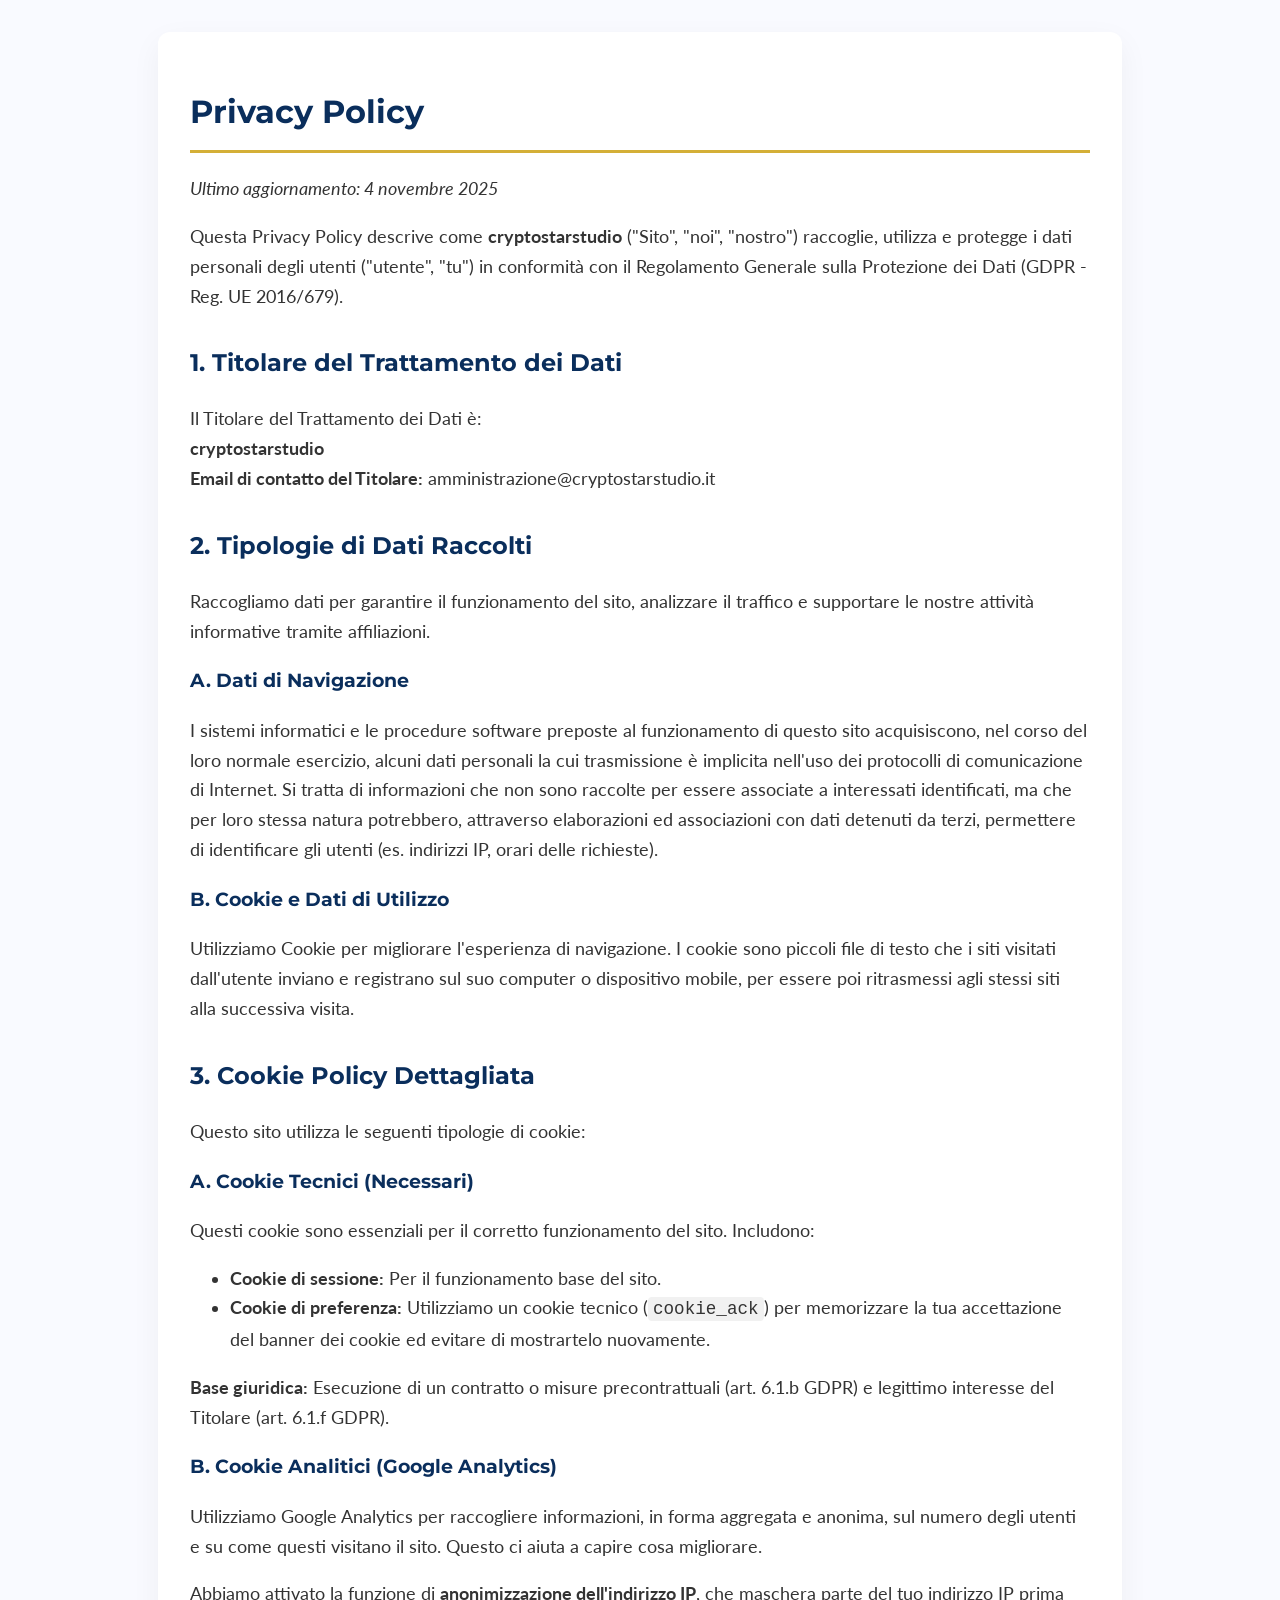
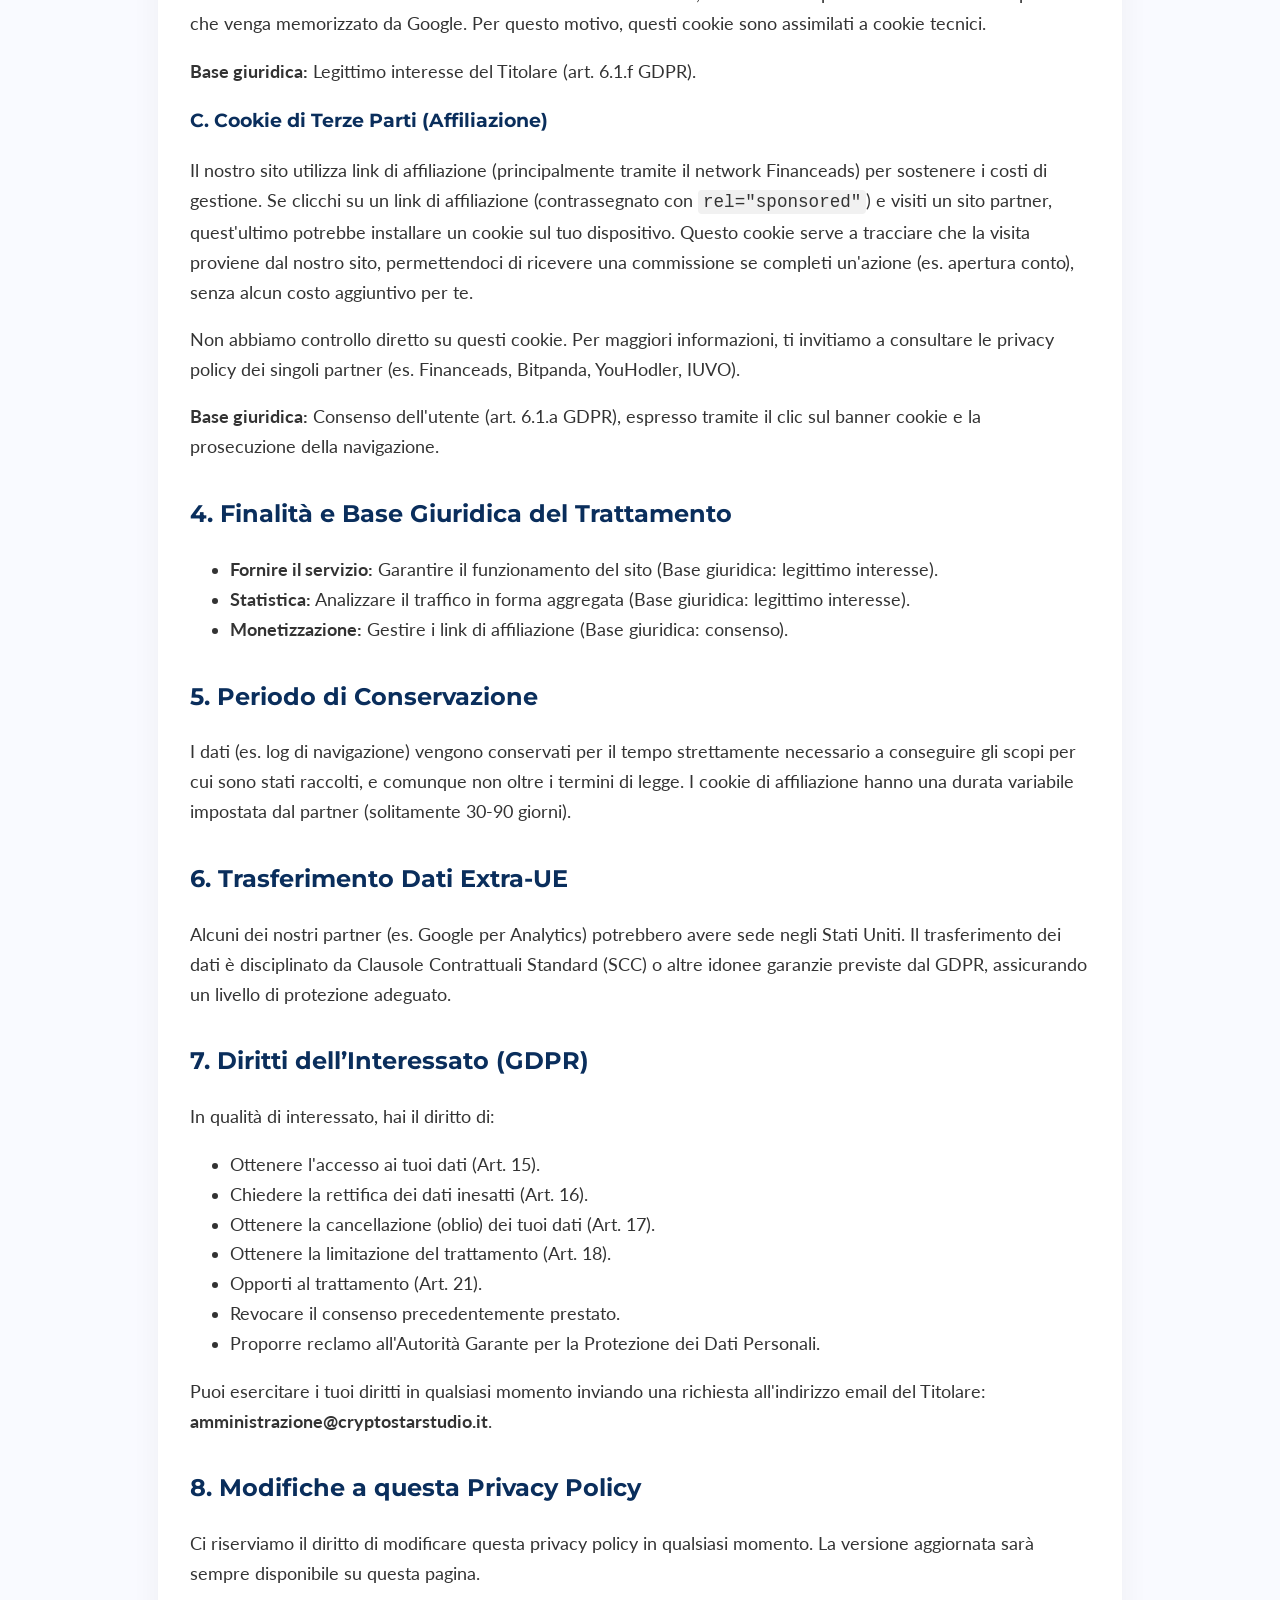
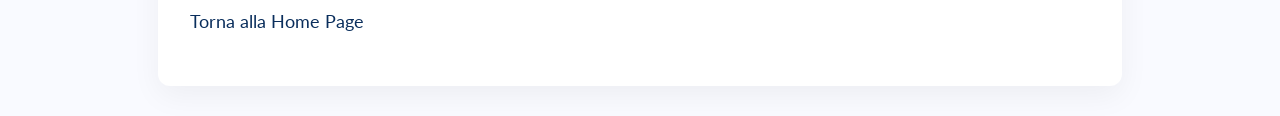
<file: privacy.html>
<!DOCTYPE html>
<html lang="it">
<head>
    <meta charset="UTF-8">
    <meta name="viewport" content="width=device-width, initial-scale=1.0">
    <title>Privacy Policy - cryptostarstudio</title>
    <link rel="preconnect" href="https://fonts.googleapis.com">
    <link rel="preconnect" href="https://fonts.gstatic.com" crossorigin>
    <link href="https://fonts.googleapis.com/css2?family=Montserrat:wght@700&family=Lato:wght@400;700&display=swap" rel="stylesheet">
    <style>
        body {
            font-family: 'Lato', sans-serif;
            margin: 0;
            padding: 0;
            background-color: #f9faff;
            color: #333;
            line-height: 1.7;
        }
        .container {
            max-width: 900px;
            margin: 2rem auto;
            padding: 2rem;
            background-color: #ffffff;
            border-radius: 12px;
            box-shadow: 0 10px 30px rgba(0,0,0,0.05);
        }
        h1, h2, h3 {
            font-family: 'Montserrat', sans-serif;
            color: #0a2e5c;
        }
        h1 {
            border-bottom: 3px solid #D4AF37;
            padding-bottom: 10px;
        }
        h2 { margin-top: 2rem; }
        p, li { font-size: 1.1rem; }
        a { color: #0a2e5c; text-decoration: none; }
        a:hover { text-decoration: underline; }
        code {
            background-color: #f1f1f1;
            padding: 2px 5px;
            border-radius: 4px;
        }
    </style>
</head>
<body>
    <div class="container">
        <h1>Privacy Policy</h1>

        <p><em>Ultimo aggiornamento: 4 novembre 2025</em></p>

        <p>Questa Privacy Policy descrive come <strong>cryptostarstudio</strong> ("Sito", "noi", "nostro") raccoglie, utilizza e protegge i dati personali degli utenti ("utente", "tu") in conformità con il Regolamento Generale sulla Protezione dei Dati (GDPR - Reg. UE 2016/679).</p>

        <h2>1. Titolare del Trattamento dei Dati</h2>
        <p>
            Il Titolare del Trattamento dei Dati è:
            <br>
            <strong>cryptostarstudio</strong>
            <br>
            <strong>Email di contatto del Titolare:</strong> amministrazione@cryptostarstudio.it
        </p>

        <h2>2. Tipologie di Dati Raccolti</h2>
        <p>Raccogliamo dati per garantire il funzionamento del sito, analizzare il traffico e supportare le nostre attività informative tramite affiliazioni.</p>
        
        <h3>A. Dati di Navigazione</h3>
        <p>I sistemi informatici e le procedure software preposte al funzionamento di questo sito acquisiscono, nel corso del loro normale esercizio, alcuni dati personali la cui trasmissione è implicita nell'uso dei protocolli di comunicazione di Internet. Si tratta di informazioni che non sono raccolte per essere associate a interessati identificati, ma che per loro stessa natura potrebbero, attraverso elaborazioni ed associazioni con dati detenuti da terzi, permettere di identificare gli utenti (es. indirizzi IP, orari delle richieste).</p>

        <h3>B. Cookie e Dati di Utilizzo</h3>
        <p>Utilizziamo Cookie per migliorare l'esperienza di navigazione. I cookie sono piccoli file di testo che i siti visitati dall'utente inviano e registrano sul suo computer o dispositivo mobile, per essere poi ritrasmessi agli stessi siti alla successiva visita.</p>

        <h2>3. Cookie Policy Dettagliata</h2>
        <p>Questo sito utilizza le seguenti tipologie di cookie:</p>
        
        <h3>A. Cookie Tecnici (Necessari)</h3>
        <p>Questi cookie sono essenziali per il corretto funzionamento del sito. Includono:</p>
        <ul>
            <li><strong>Cookie di sessione:</strong> Per il funzionamento base del sito.</li>
            <li><strong>Cookie di preferenza:</strong> Utilizziamo un cookie tecnico (<code>cookie_ack</code>) per memorizzare la tua accettazione del banner dei cookie ed evitare di mostrartelo nuovamente.</li>
        </ul>
        <p><strong>Base giuridica:</strong> Esecuzione di un contratto o misure precontrattuali (art. 6.1.b GDPR) e legittimo interesse del Titolare (art. 6.1.f GDPR).</p>
        
        <h3>B. Cookie Analitici (Google Analytics)</h3>
        <p>Utilizziamo Google Analytics per raccogliere informazioni, in forma aggregata e anonima, sul numero degli utenti e su come questi visitano il sito. Questo ci aiuta a capire cosa migliorare.</p>
        <p>Abbiamo attivato la funzione di <strong>anonimizzazione dell'indirizzo IP</strong>, che maschera parte del tuo indirizzo IP prima che venga memorizzato da Google. Per questo motivo, questi cookie sono assimilati a cookie tecnici.</p>
        <p><strong>Base giuridica:</strong> Legittimo interesse del Titolare (art. 6.1.f GDPR).</p>

        <h3>C. Cookie di Terze Parti (Affiliazione)</h3>
        <p>Il nostro sito utilizza link di affiliazione (principalmente tramite il network Financeads) per sostenere i costi di gestione. Se clicchi su un link di affiliazione (contrassegnato con <code>rel="sponsored"</code>) e visiti un sito partner, quest'ultimo potrebbe installare un cookie sul tuo dispositivo. Questo cookie serve a tracciare che la visita proviene dal nostro sito, permettendoci di ricevere una commissione se completi un'azione (es. apertura conto), senza alcun costo aggiuntivo per te.</p>
        <p>Non abbiamo controllo diretto su questi cookie. Per maggiori informazioni, ti invitiamo a consultare le privacy policy dei singoli partner (es. Financeads, Bitpanda, YouHodler, IUVO).</p>
        <p><strong>Base giuridica:</strong> Consenso dell'utente (art. 6.1.a GDPR), espresso tramite il clic sul banner cookie e la prosecuzione della navigazione.</p>

        <h2>4. Finalità e Base Giuridica del Trattamento</h2>
        <ul>
            <li><strong>Fornire il servizio:</strong> Garantire il funzionamento del sito (Base giuridica: legittimo interesse).</li>
            <li><strong>Statistica:</strong> Analizzare il traffico in forma aggregata (Base giuridica: legittimo interesse).</li>
            <li><strong>Monetizzazione:</strong> Gestire i link di affiliazione (Base giuridica: consenso).</li>
        </ul>

        <h2>5. Periodo di Conservazione</h2>
        <p>I dati (es. log di navigazione) vengono conservati per il tempo strettamente necessario a conseguire gli scopi per cui sono stati raccolti, e comunque non oltre i termini di legge. I cookie di affiliazione hanno una durata variabile impostata dal partner (solitamente 30-90 giorni).</p>
        
        <h2>6. Trasferimento Dati Extra-UE</h2>
        <p>Alcuni dei nostri partner (es. Google per Analytics) potrebbero avere sede negli Stati Uniti. Il trasferimento dei dati è disciplinato da Clausole Contrattuali Standard (SCC) o altre idonee garanzie previste dal GDPR, assicurando un livello di protezione adeguato.</p>

        <h2>7. Diritti dell’Interessato (GDPR)</h2>
        <p>In qualità di interessato, hai il diritto di:</p>
        <ul>
            <li>Ottenere l'accesso ai tuoi dati (Art. 15).</li>
            <li>Chiedere la rettifica dei dati inesatti (Art. 16).</li>
            <li>Ottenere la cancellazione (oblio) dei tuoi dati (Art. 17).</li>
            <li>Ottenere la limitazione del trattamento (Art. 18).</li>
            <li>Opporti al trattamento (Art. 21).</li>
            <li>Revocare il consenso precedentemente prestato.</li>
            <li>Proporre reclamo all'Autorità Garante per la Protezione dei Dati Personali.</li>
        </ul>
        <p>Puoi esercitare i tuoi diritti in qualsiasi momento inviando una richiesta all'indirizzo email del Titolare: <strong>amministrazione@cryptostarstudio.it</strong>.</p>
        
        <h2>8. Modifiche a questa Privacy Policy</h2>
        <p>Ci riserviamo il diritto di modificare questa privacy policy in qualsiasi momento. La versione aggiornata sarà sempre disponibile su questa pagina.</p>

        <p><a href="index.html">Torna alla Home Page</a></p>
    </div>
</body>
</html>
</file>
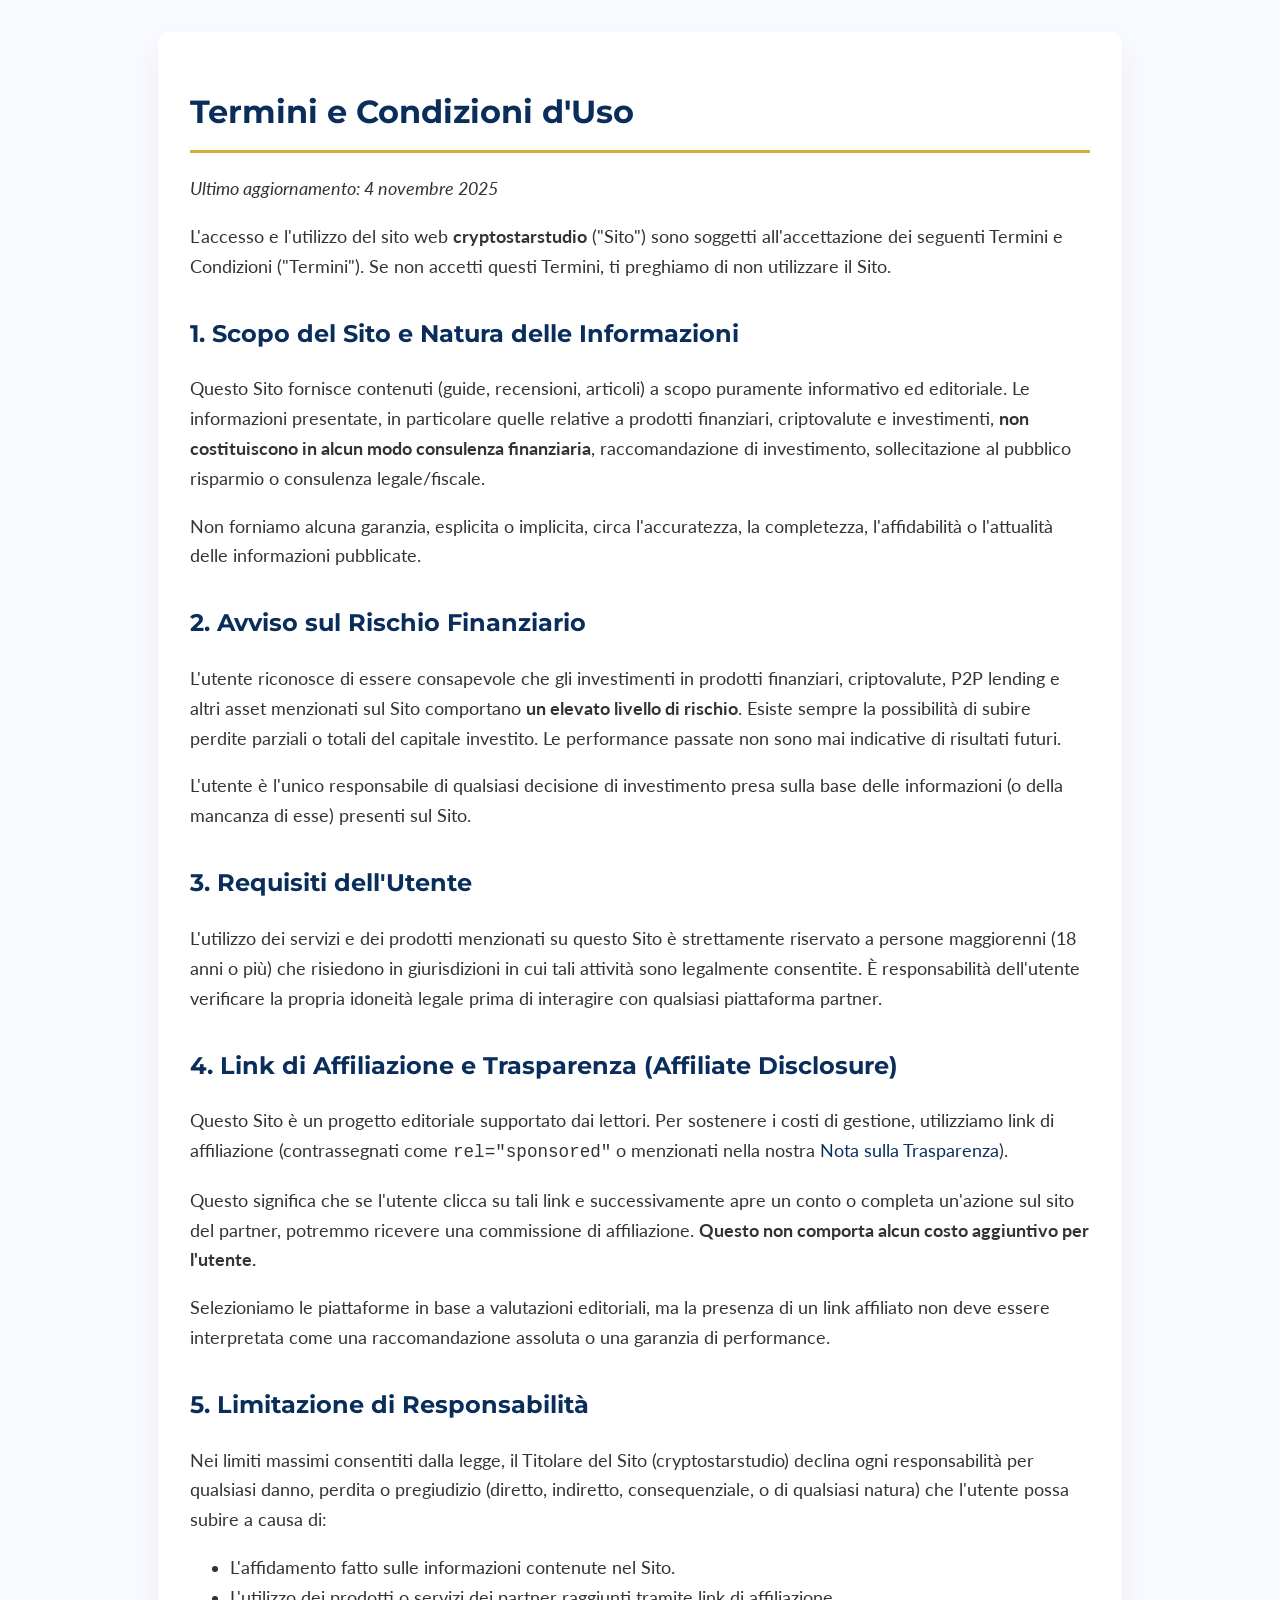
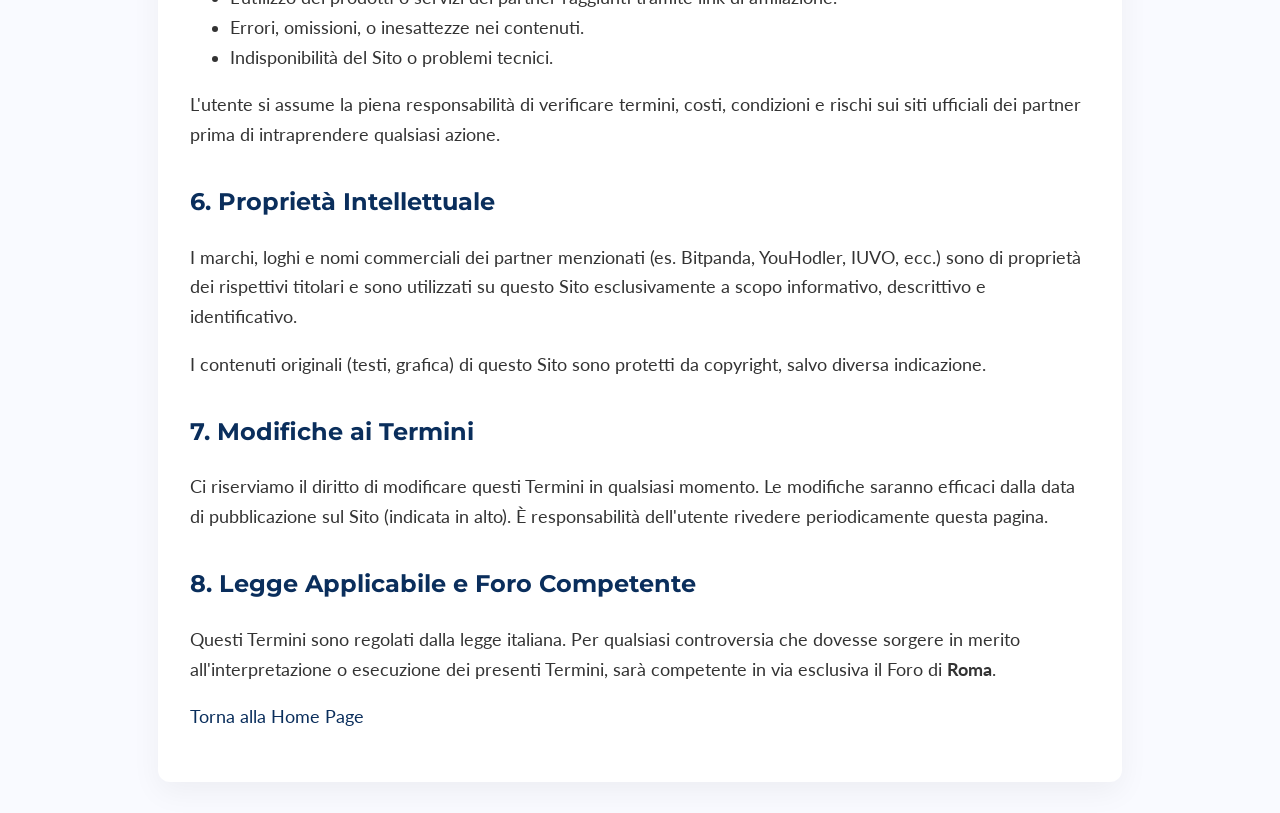
<file: termini.html>
<!DOCTYPE html>
<html lang="it">
<head>
    <meta charset="UTF-8">
    <meta name="viewport" content="width=device-width, initial-scale=1.0">
    <title>Termini e Condizioni - cryptostarstudio</title>
    <link rel="preconnect" href="https://fonts.googleapis.com">
    <link rel="preconnect" href="https://fonts.gstatic.com" crossorigin>
    <link href="https://fonts.googleapis.com/css2?family=Montserrat:wght@700&family=Lato:wght@400;700&display=swap" rel="stylesheet">
    <style>
        body {
            font-family: 'Lato', sans-serif;
            margin: 0;
            padding: 0;
            background-color: #f9faff;
            color: #333;
            line-height: 1.7;
        }
        .container {
            max-width: 900px;
            margin: 2rem auto;
            padding: 2rem;
            background-color: #ffffff;
            border-radius: 12px;
            box-shadow: 0 10px 30px rgba(0,0,0,0.05);
        }
        h1, h2, h3 {
            font-family: 'Montserrat', sans-serif;
            color: #0a2e5c;
        }
        h1 {
            border-bottom: 3px solid #D4AF37;
            padding-bottom: 10px;
        }
        h2 { margin-top: 2rem; }
        p, li { font-size: 1.1rem; }
        a { color: #0a2e5c; text-decoration: none; }
        a:hover { text-decoration: underline; }
    </style>
</head>
<body>
    <div class="container">
        <h1>Termini e Condizioni d'Uso</h1>
        
        <p><em>Ultimo aggiornamento: 4 novembre 2025</em></p>

        <p>L'accesso e l'utilizzo del sito web <strong>cryptostarstudio</strong> ("Sito") sono soggetti all'accettazione dei seguenti Termini e Condizioni ("Termini"). Se non accetti questi Termini, ti preghiamo di non utilizzare il Sito.</p>

        <h2>1. Scopo del Sito e Natura delle Informazioni</h2>
        <p>Questo Sito fornisce contenuti (guide, recensioni, articoli) a scopo puramente informativo ed editoriale. Le informazioni presentate, in particolare quelle relative a prodotti finanziari, criptovalute e investimenti, <strong>non costituiscono in alcun modo consulenza finanziaria</strong>, raccomandazione di investimento, sollecitazione al pubblico risparmio o consulenza legale/fiscale.</p>
        <p>Non forniamo alcuna garanzia, esplicita o implicita, circa l'accuratezza, la completezza, l'affidabilità o l'attualità delle informazioni pubblicate.</p>

        <h2>2. Avviso sul Rischio Finanziario</h2>
        <p>L'utente riconosce di essere consapevole che gli investimenti in prodotti finanziari, criptovalute, P2P lending e altri asset menzionati sul Sito comportano <strong>un elevato livello di rischio</strong>. Esiste sempre la possibilità di subire perdite parziali o totali del capitale investito. Le performance passate non sono mai indicative di risultati futuri.</p>
        <p>L'utente è l'unico responsabile di qualsiasi decisione di investimento presa sulla base delle informazioni (o della mancanza di esse) presenti sul Sito.</p>

        <h2>3. Requisiti dell'Utente</h2>
        <p>L'utilizzo dei servizi e dei prodotti menzionati su questo Sito è strettamente riservato a persone maggiorenni (18 anni o più) che risiedono in giurisdizioni in cui tali attività sono legalmente consentite. È responsabilità dell'utente verificare la propria idoneità legale prima di interagire con qualsiasi piattaforma partner.</p>

        <h2>4. Link di Affiliazione e Trasparenza (Affiliate Disclosure)</h2>
        <p>Questo Sito è un progetto editoriale supportato dai lettori. Per sostenere i costi di gestione, utilizziamo link di affiliazione (contrassegnati come <code>rel="sponsored"</code> o menzionati nella nostra <a href="index.html#disclosure">Nota sulla Trasparenza</a>).</p>
        <p>Questo significa che se l'utente clicca su tali link e successivamente apre un conto o completa un'azione sul sito del partner, potremmo ricevere una commissione di affiliazione. <strong>Questo non comporta alcun costo aggiuntivo per l'utente.</strong></p>
        <p>Selezioniamo le piattaforme in base a valutazioni editoriali, ma la presenza di un link affiliato non deve essere interpretata come una raccomandazione assoluta o una garanzia di performance.</p>

        <h2>5. Limitazione di Responsabilità</h2>
        <p>Nei limiti massimi consentiti dalla legge, il Titolare del Sito (cryptostarstudio) declina ogni responsabilità per qualsiasi danno, perdita o pregiudizio (diretto, indiretto, consequenziale, o di qualsiasi natura) che l'utente possa subire a causa di:</p>
        <ul>
            <li>L'affidamento fatto sulle informazioni contenute nel Sito.</li>
            <li>L'utilizzo dei prodotti o servizi dei partner raggiunti tramite link di affiliazione.</li>
            <li>Errori, omissioni, o inesattezze nei contenuti.</li>
            <li>Indisponibilità del Sito o problemi tecnici.</li>
        </ul>
        <p>L'utente si assume la piena responsabilità di verificare termini, costi, condizioni e rischi sui siti ufficiali dei partner prima di intraprendere qualsiasi azione.</p>

        <h2>6. Proprietà Intellettuale</h2>
        <p>I marchi, loghi e nomi commerciali dei partner menzionati (es. Bitpanda, YouHodler, IUVO, ecc.) sono di proprietà dei rispettivi titolari e sono utilizzati su questo Sito esclusivamente a scopo informativo, descrittivo e identificativo.</p>
        <p>I contenuti originali (testi, grafica) di questo Sito sono protetti da copyright, salvo diversa indicazione.</p>

        <h2>7. Modifiche ai Termini</h2>
        <p>Ci riserviamo il diritto di modificare questi Termini in qualsiasi momento. Le modifiche saranno efficaci dalla data di pubblicazione sul Sito (indicata in alto). È responsabilità dell'utente rivedere periodicamente questa pagina.</p>

        <h2>8. Legge Applicabile e Foro Competente</h2>
        <p>Questi Termini sono regolati dalla legge italiana. Per qualsiasi controversia che dovesse sorgere in merito all'interpretazione o esecuzione dei presenti Termini, sarà competente in via esclusiva il Foro di <strong>Roma</strong>.</p>
        
        <p><a href="index.html">Torna alla Home Page</a></p>
    </div>
</body>
</html>
</file>
